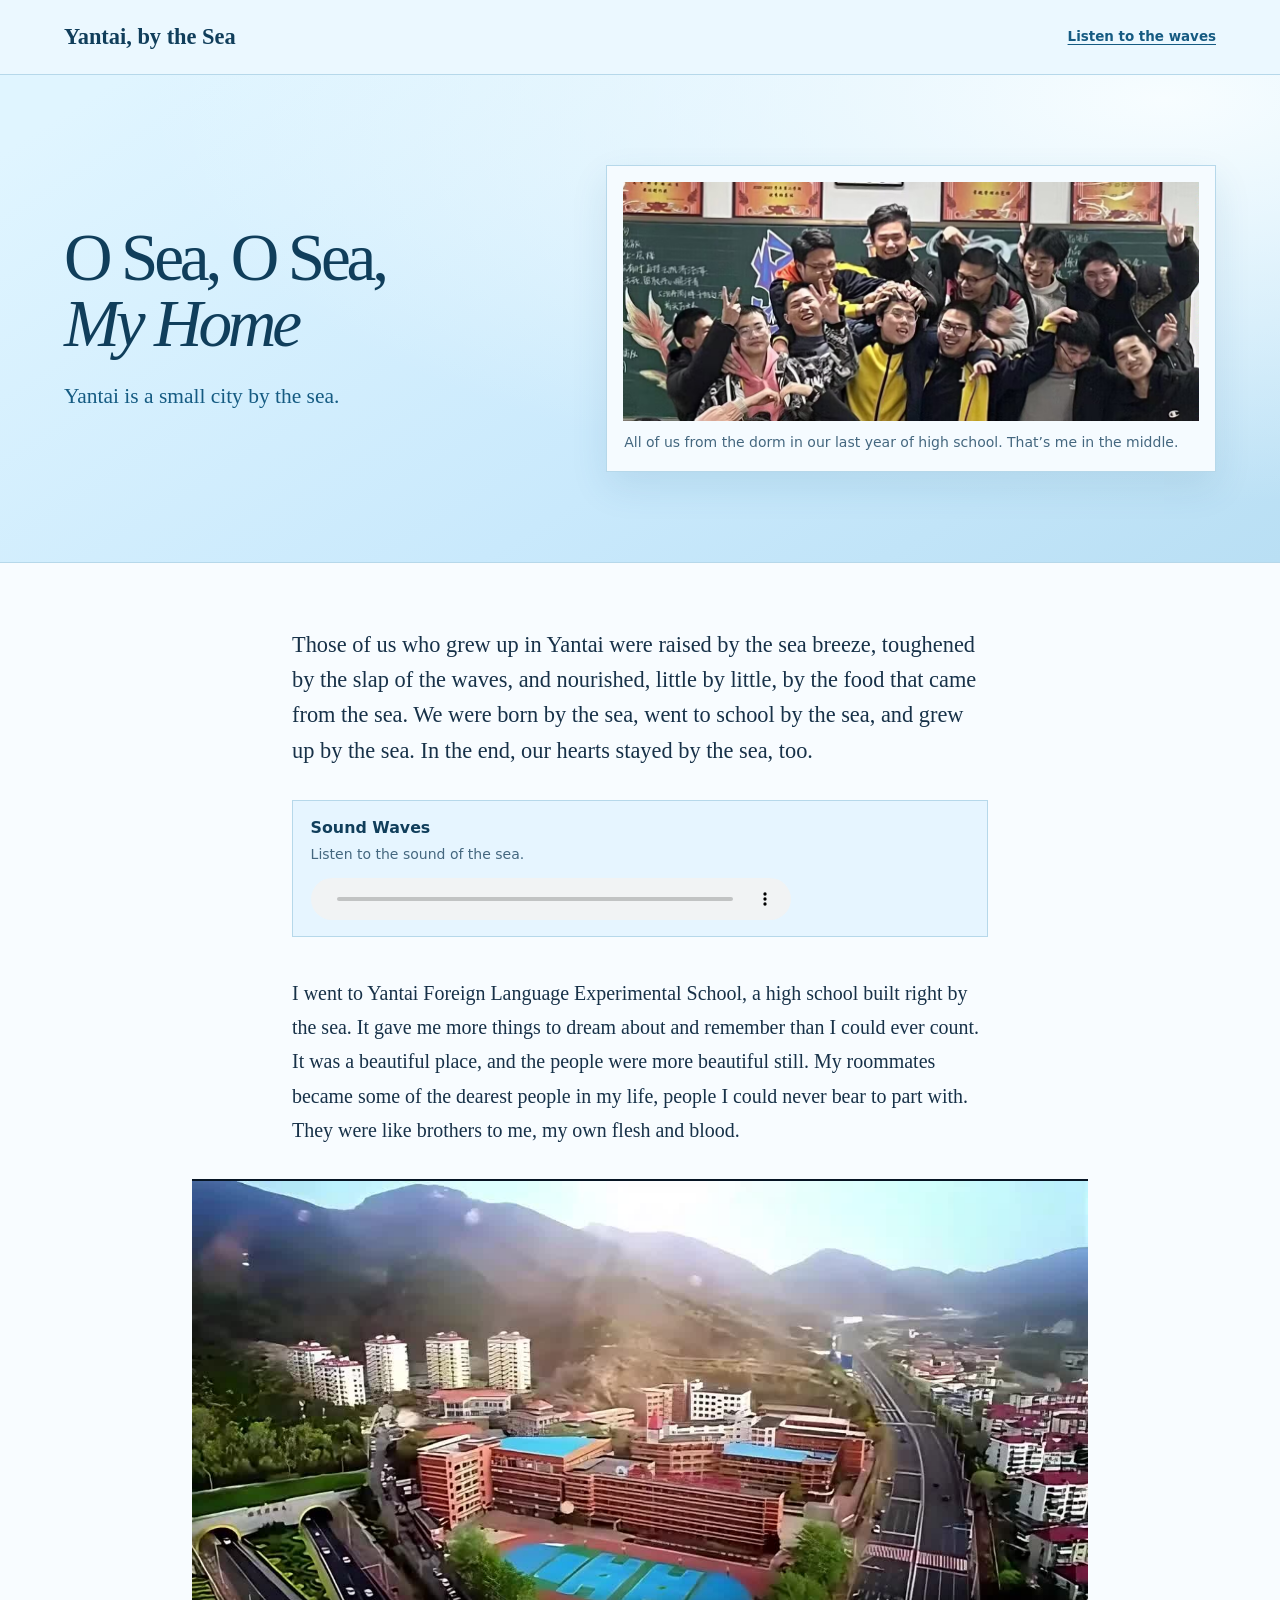
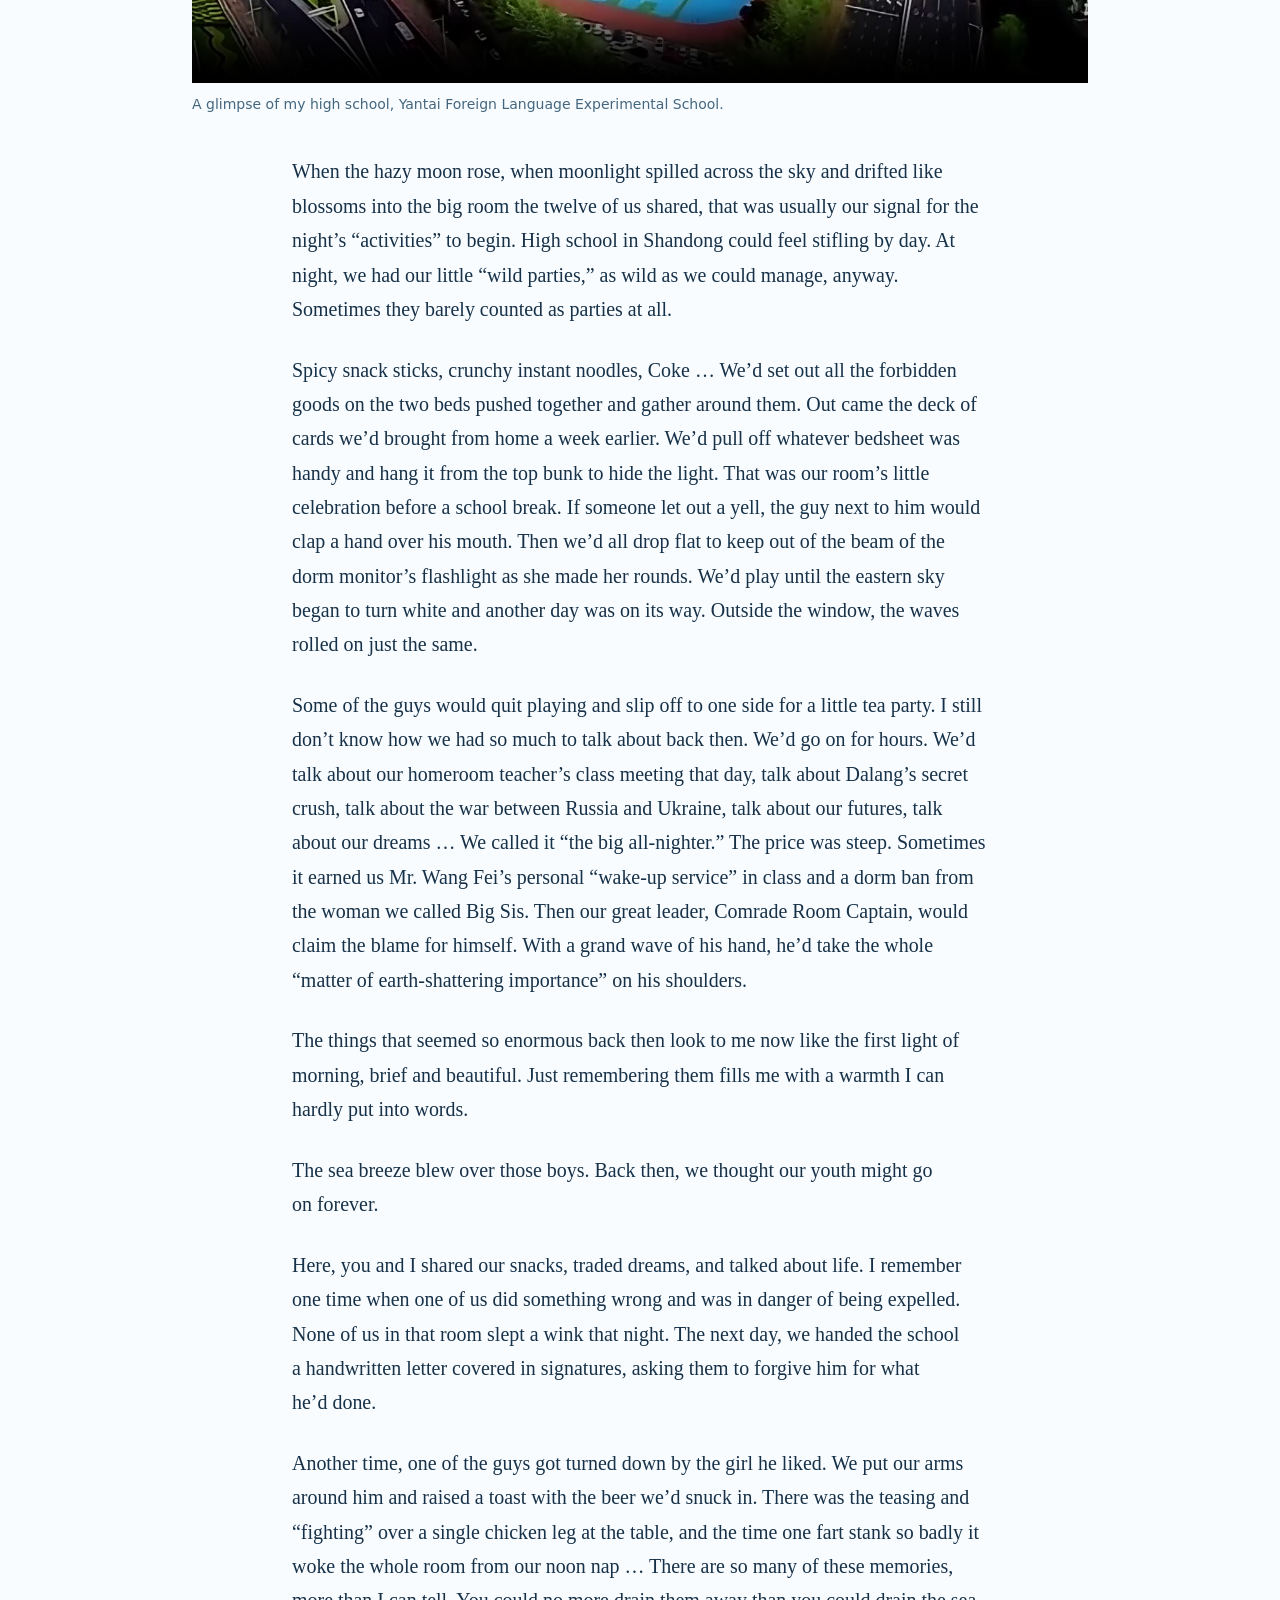
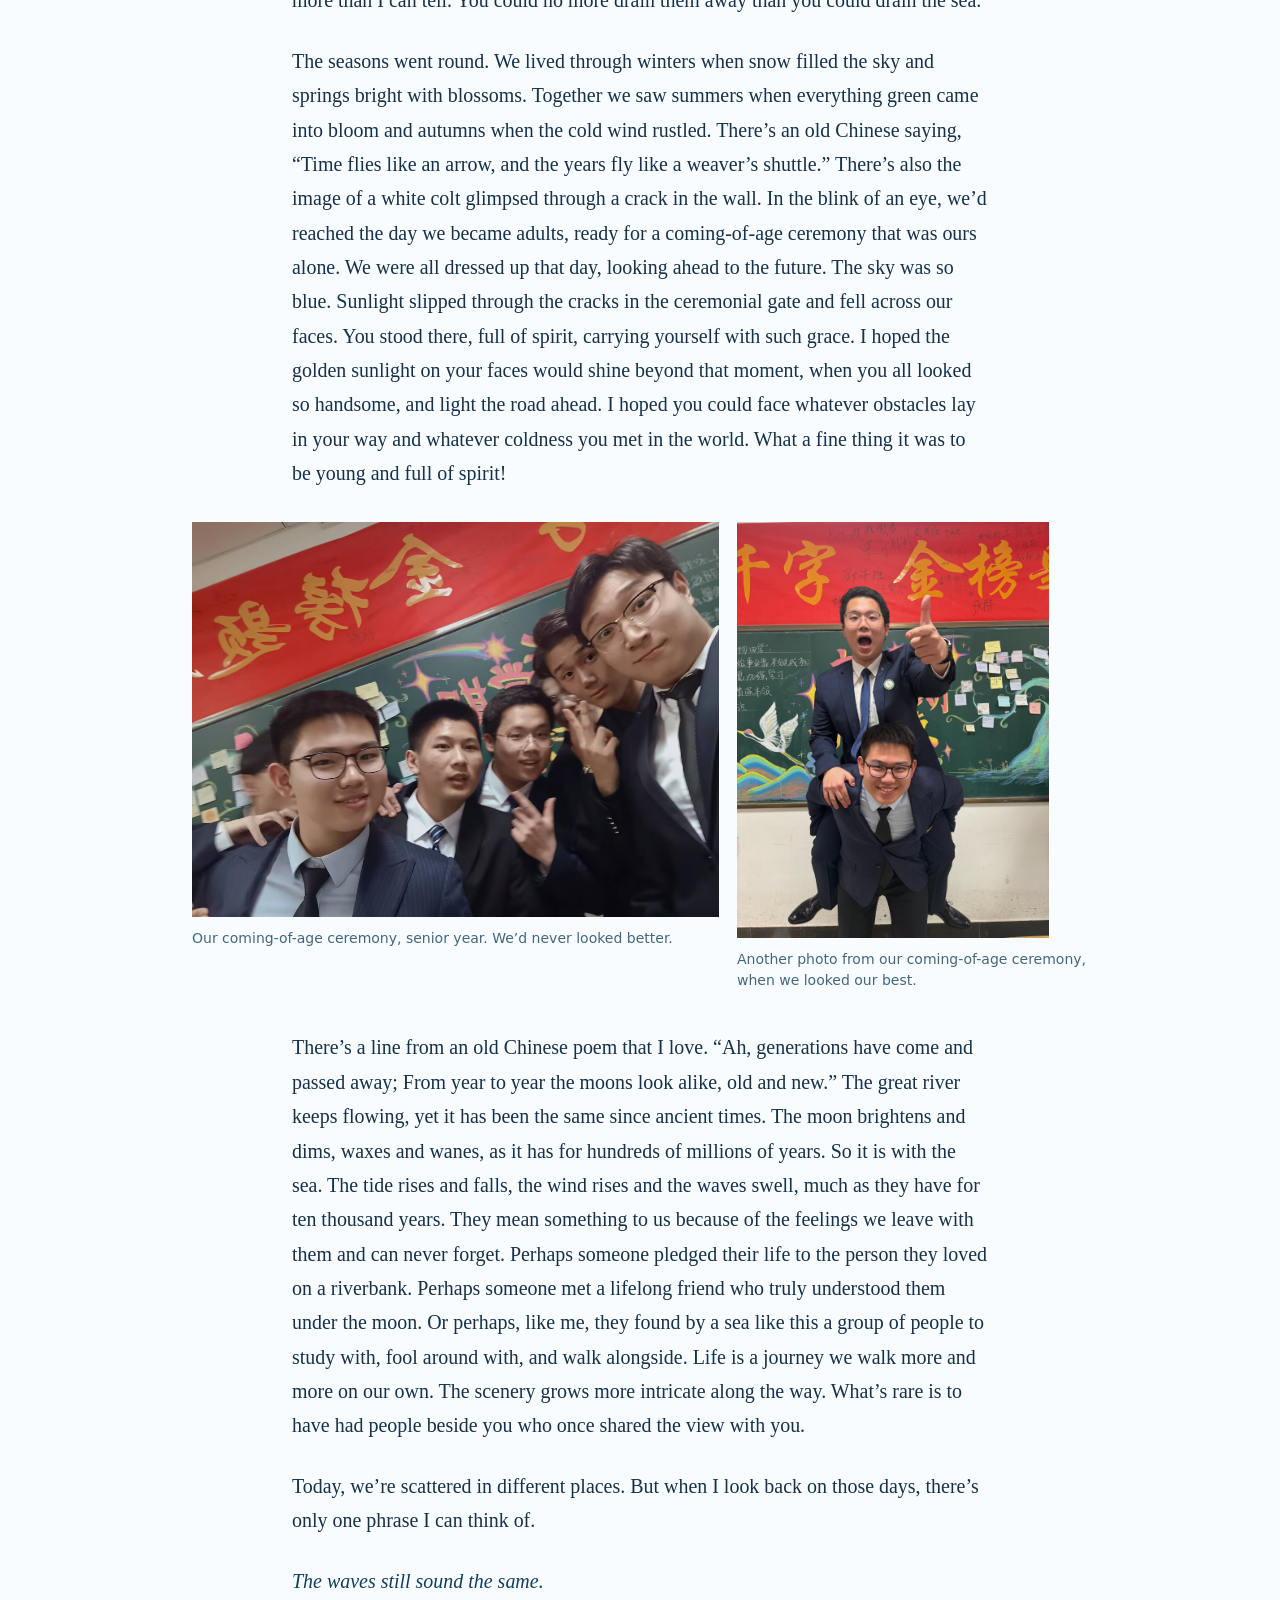
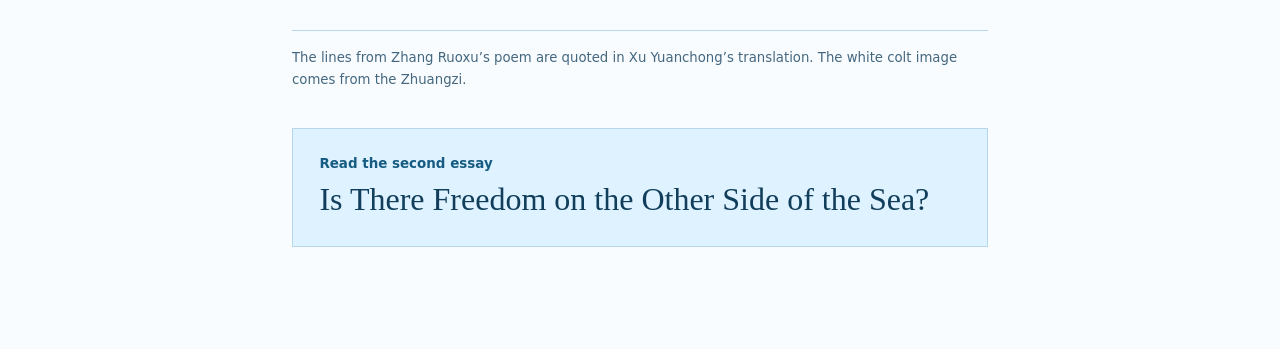
<file: index.html>
<!doctype html>
<html lang="en">
<head>
<meta charset="utf-8">
<meta name="viewport" content="width=device-width, initial-scale=1">
<meta name="theme-color" content="#d9f0ff">
<title>O Sea, O Sea, My Home | Yantai, by the Sea</title>
<link rel="stylesheet" href="styles.css">
<script src="reader.js" defer></script>
</head>
<body class="day">
<a class="skip" href="#story">Skip to the essay</a>
<header class="masthead"><div class="masthead-inner">
  <a class="brand" href="index.html">Yantai, by the Sea</a>
  <a class="listen-link" href="#waves">Listen to the waves</a>
</div></header>
<main id="story">
<article aria-labelledby="essay-title">
<div class="hero"><div class="hero-inner">
  <div class="hero-copy"><h1 id="essay-title">O Sea, O Sea,<br><em>My Home</em></h1><p class="hero-quote">Yantai is a small city by the sea.</p></div>
  <figure class="cover-photo"><img src="roommates.jpg" alt="The roommates gathered for a group photo in front of a classroom chalkboard." width="1160" height="482" loading="eager"><figcaption>All of us from the dorm in our last year of high school. That’s me in the middle.</figcaption></figure>
</div></div>
<div class="prose"><p>Those of us who grew up in Yantai were raised by the sea breeze, toughened by the slap of the waves, and nourished, little by little, by the food that came from the sea. We were born by the sea, went to school by the sea, and grew up by the sea. In the end, our hearts stayed by the sea, too.</p>
<figure class="audio" id="waves">
      <figcaption><strong>Sound Waves</strong><span>Listen to the sound of the sea.</span></figcaption>
      <audio controls preload="none" aria-label="Sound Waves"><source src="waves.mp3" type="audio/mpeg"></audio>
    </figure>

<p>I went to Yantai Foreign Language Experimental School, a high school built right by the sea. It gave me more things to dream about and remember than I could ever count. It was a beautiful place, and the people were more beautiful still. My roommates became some of the dearest people in my life, people I could never bear to part with. They were like brothers to me, my own flesh and blood.</p>
<figure class="video wide"><video controls playsinline preload="none" poster="school.jpg" aria-label="Yantai Foreign Language Experimental School"><source src="school.mp4" type="video/mp4"></video><figcaption>A glimpse of my high school, Yantai Foreign Language Experimental School.</figcaption></figure>
<p>When the hazy moon rose, when moonlight spilled across the sky and drifted like blossoms into the big room the twelve of us shared, that was usually our signal for the night’s “activities” to begin. High school in Shandong could feel stifling by day. At night, we had our little “wild parties,” as wild as we could manage, anyway. Sometimes they barely counted as parties at all.</p>

<p>Spicy snack sticks, crunchy instant noodles, Coke … We’d set out all the forbidden goods on the two beds pushed together and gather around them. Out came the deck of cards we’d brought from home a week earlier. We’d pull off whatever bedsheet was handy and hang it from the top bunk to hide the light. That was our room’s little celebration before a school break. If someone let out a yell, the guy next to him would clap a hand over his mouth. Then we’d all drop flat to keep out of the beam of the dorm monitor’s flashlight as she made her rounds. We’d play until the eastern sky began to turn white and another day was on its way. Outside the window, the waves rolled on just the same.</p>

<p>Some of the guys would quit playing and slip off to one side for a little tea party. I still don’t know how we had so much to talk about back then. We’d go on for hours. We’d talk about our homeroom teacher’s class meeting that day, talk about Dalang’s secret crush, talk about the war between Russia and Ukraine, talk about our futures, talk about our dreams … We called it “the big all-nighter.” The price was steep. Sometimes it earned us Mr. Wang Fei’s personal “wake-up service” in class and a dorm ban from the woman we called Big Sis. Then our great leader, Comrade Room Captain, would claim the blame for himself. With a grand wave of his hand, he’d take the whole “matter of earth-shattering importance” on his shoulders.</p>

<p>The things that seemed so enormous back then look to me now like the first light of morning, brief and beautiful. Just remembering them fills me with a warmth I can hardly put into words.</p>

<p>The sea breeze blew over those boys. Back then, we thought our youth might go on forever.</p>

<p>Here, you and I shared our snacks, traded dreams, and talked about life. I remember one time when one of us did something wrong and was in danger of being expelled. None of us in that room slept a wink that night. The next day, we handed the school a handwritten letter covered in signatures, asking them to forgive him for what he’d done.</p>

<p>Another time, one of the guys got turned down by the girl he liked. We put our arms around him and raised a toast with the beer we’d snuck in. There was the teasing and “fighting” over a single chicken leg at the table, and the time one fart stank so badly it woke the whole room from our noon nap … There are so many of these memories, more than I can tell. You could no more drain them away than you could drain the sea.</p>

<p>The seasons went round. We lived through winters when snow filled the sky and springs bright with blossoms. Together we saw summers when everything green came into bloom and autumns when the cold wind rustled. There’s an old Chinese saying, “Time flies like an arrow, and the years fly like a weaver’s shuttle.” There’s also the image of a white colt glimpsed through a crack in the wall. In the blink of an eye, we’d reached the day we became adults, ready for a coming-of-age ceremony that was ours alone. We were all dressed up that day, looking ahead to the future. The sky was so blue. Sunlight slipped through the cracks in the ceremonial gate and fell across our faces. You stood there, full of spirit, carrying yourself with such grace. I hoped the golden sunlight on your faces would shine beyond that moment, when you all looked so handsome, and light the road ahead. I hoped you could face whatever obstacles lay in your way and whatever coldness you met in the world. What a fine thing it was to be young and full of spirit!</p>
<div class="photo-pair wide"><figure class=""><img src="ceremony-group.jpg" alt="Friends in suits squeeze in for a group selfie." width="1920" height="1440" loading="lazy"><figcaption>Our coming-of-age ceremony, senior year. We’d never looked better.</figcaption></figure><figure class=""><img src="ceremony-portrait.jpg" alt="Two friends in suits pose for a piggyback photo in the classroom." width="1536" height="2048" loading="lazy"><figcaption>Another photo from our coming-of-age ceremony, when we looked our best.</figcaption></figure></div>
<p>There’s a line from an old Chinese poem that I love. “Ah, generations have come and passed away; From year to year the moons look alike, old and new.” The great river keeps flowing, yet it has been the same since ancient times. The moon brightens and dims, waxes and wanes, as it has for hundreds of millions of years. So it is with the sea. The tide rises and falls, the wind rises and the waves swell, much as they have for ten thousand years. They mean something to us because of the feelings we leave with them and can never forget. Perhaps someone pledged their life to the person they loved on a riverbank. Perhaps someone met a lifelong friend who truly understood them under the moon. Or perhaps, like me, they found by a sea like this a group of people to study with, fool around with, and walk alongside. Life is a journey we walk more and more on our own. The scenery grows more intricate along the way. What’s rare is to have had people beside you who once shared the view with you.</p>

<p>Today, we’re scattered in different places. But when I look back on those days, there’s only one phrase I can think of.</p>

<p class="standalone">The waves still sound the same.</p>
<aside class="source-note">The lines from Zhang Ruoxu’s poem are quoted in Xu Yuanchong’s translation. The white colt image comes from the Zhuangzi.</aside></div>
</article>
<nav class="chapter-link" aria-label="Continue reading">
  <a href="other-side.html"><span>Read the second essay</span><strong>Is There Freedom on the Other Side of the Sea?</strong></a>
</nav>
</main>
</body>
</html>
</file>
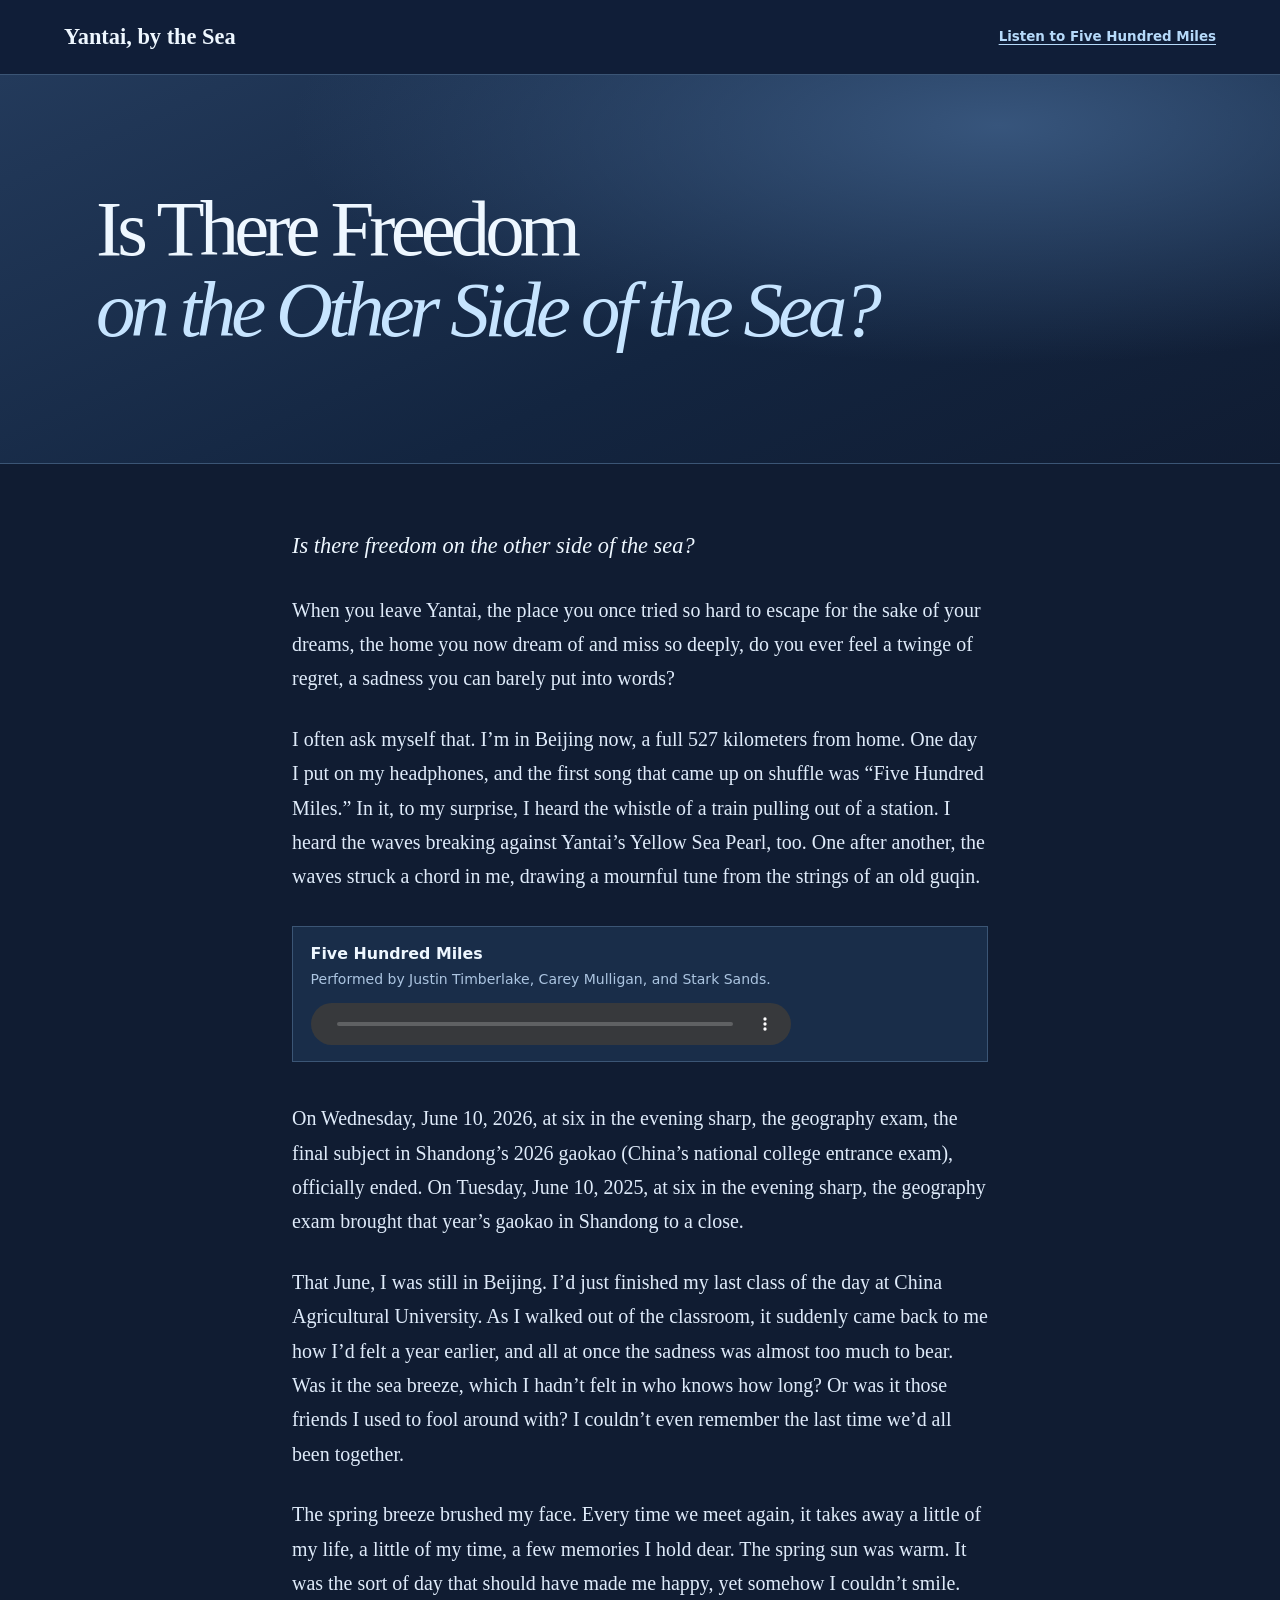
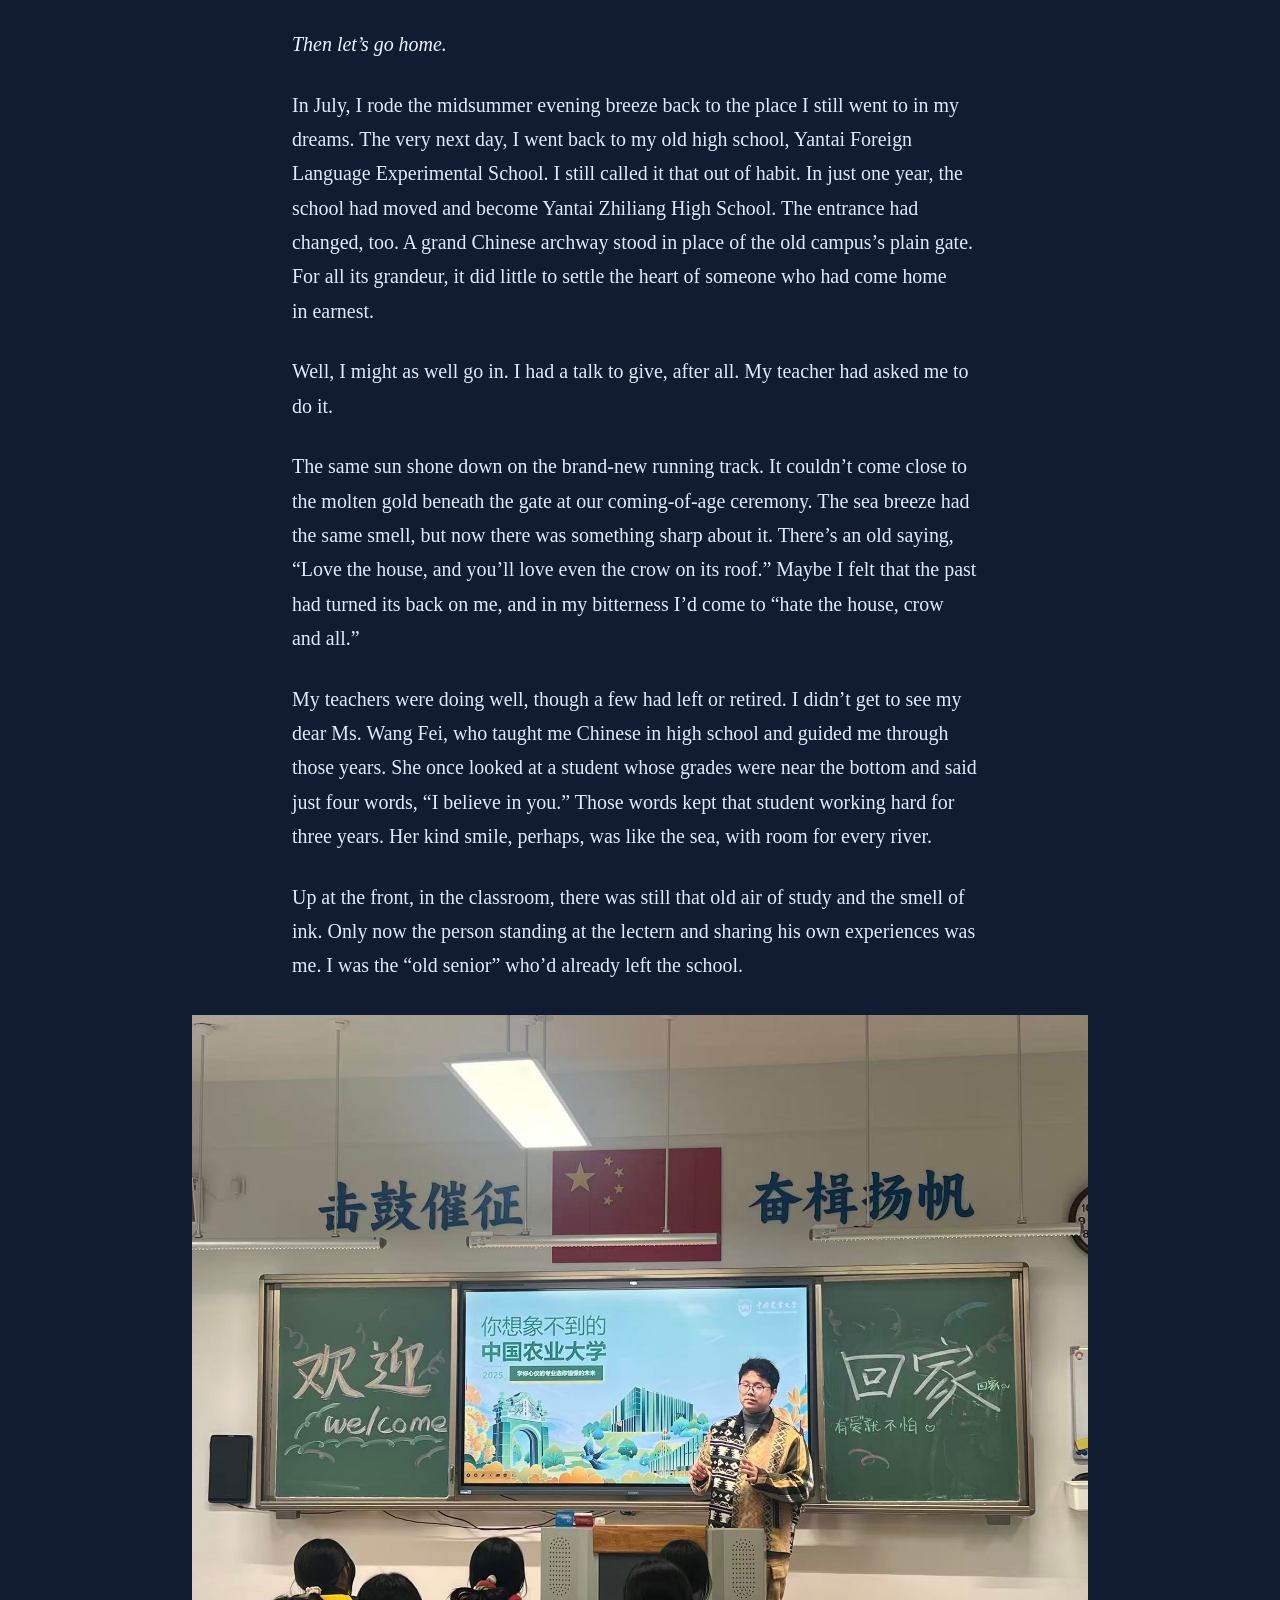
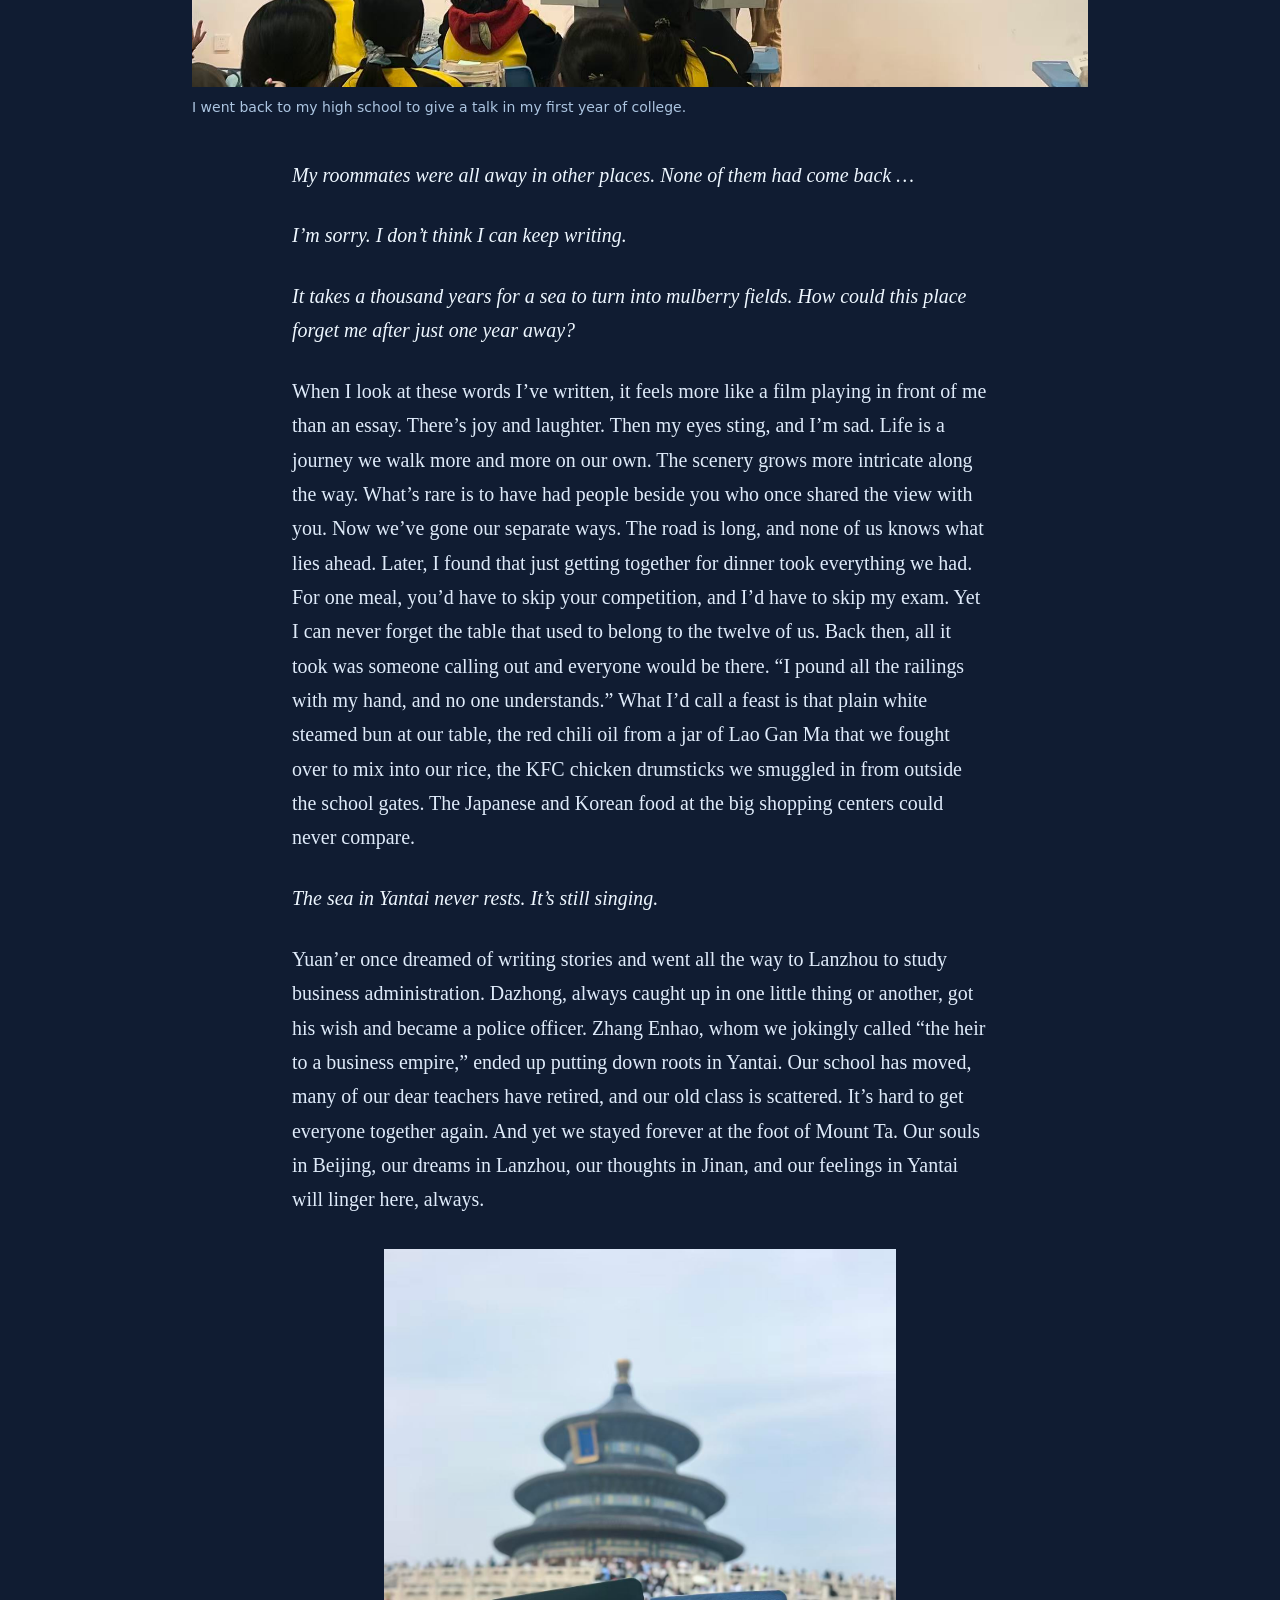
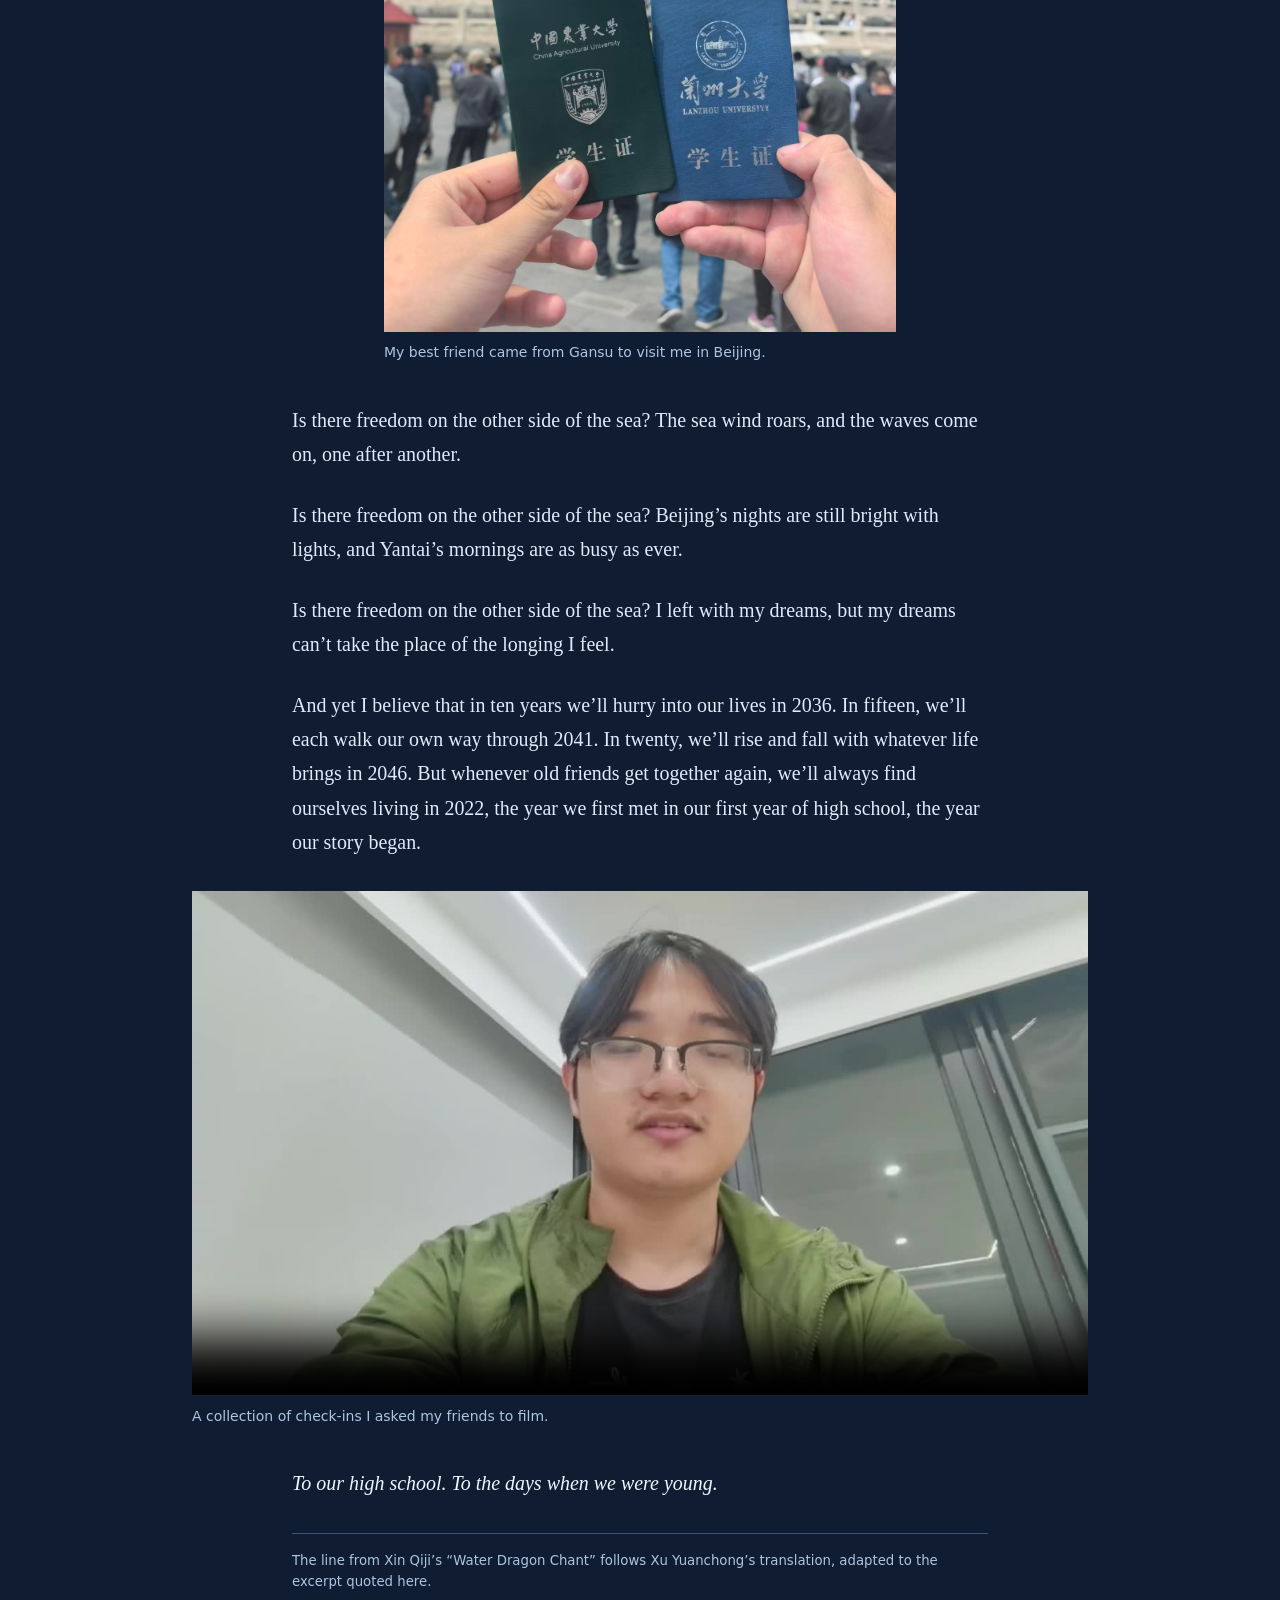
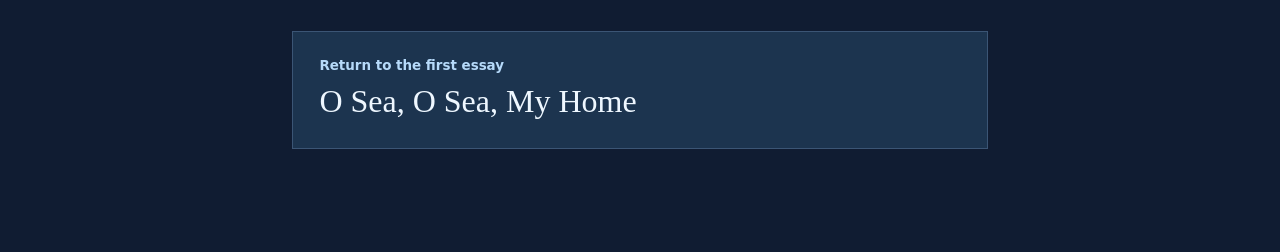
<file: other-side.html>
<!doctype html>
<html lang="en">
<head>
<meta charset="utf-8">
<meta name="viewport" content="width=device-width, initial-scale=1">
<meta name="theme-color" content="#101e39">
<title>Is There Freedom on the Other Side of the Sea? | Yantai, by the Sea</title>
<link rel="stylesheet" href="styles.css">
<script src="reader.js" defer></script>
</head>
<body class="night">
<a class="skip" href="#story">Skip to the essay</a>
<header class="masthead"><div class="masthead-inner">
  <a class="brand" href="index.html">Yantai, by the Sea</a>
  <a class="listen-link" href="#five-hundred-miles">Listen to Five Hundred Miles</a>
</div></header>
<main id="story">
<article aria-labelledby="essay-title">
<div class="hero"><div class="hero-inner">
  <div class="hero-copy"><h1 id="essay-title">Is There Freedom<br><em>on the Other Side of the Sea?</em></h1></div>
</div></div>
<div class="prose"><p class="standalone">Is there freedom on the other side of the sea?</p>

<p>When you leave Yantai, the place you once tried so hard to escape for the sake of your dreams, the home you now dream of and miss so deeply, do you ever feel a twinge of regret, a sadness you can barely put into words?</p>

<p>I often ask myself that. I’m in Beijing now, a full 527 kilometers from home. One day I put on my headphones, and the first song that came up on shuffle was “Five Hundred Miles.” In it, to my surprise, I heard the whistle of a train pulling out of a station. I heard the waves breaking against Yantai’s Yellow Sea Pearl, too. One after another, the waves struck a chord in me, drawing a mournful tune from the strings of an old guqin.</p>
<figure class="audio" id="five-hundred-miles">
      <figcaption><strong>Five Hundred Miles</strong><span>Performed by Justin Timberlake, Carey Mulligan, and Stark Sands.</span></figcaption>
      <audio controls preload="none" aria-label="Five Hundred Miles"><source src="five-hundred-miles.mp3" type="audio/mpeg"></audio>
    </figure>
<p>On Wednesday, June 10, 2026, at six in the evening sharp, the geography exam, the final subject in Shandong’s 2026 gaokao (China’s national college entrance exam), officially ended. On Tuesday, June 10, 2025, at six in the evening sharp, the geography exam brought that year’s gaokao in Shandong to a close.</p>

<p>That June, I was still in Beijing. I’d just finished my last class of the day at China Agricultural University. As I walked out of the classroom, it suddenly came back to me how I’d felt a year earlier, and all at once the sadness was almost too much to bear. Was it the sea breeze, which I hadn’t felt in who knows how long? Or was it those friends I used to fool around with? I couldn’t even remember the last time we’d all been together.</p>

<p>The spring breeze brushed my face. Every time we meet again, it takes away a little of my life, a little of my time, a few memories I hold dear. The spring sun was warm. It was the sort of day that should have made me happy, yet somehow I couldn’t smile.</p>

<p class="standalone">Then let’s go home.</p>

<p>In July, I rode the midsummer evening breeze back to the place I still went to in my dreams. The very next day, I went back to my old high school, Yantai Foreign Language Experimental School. I still called it that out of habit. In just one year, the school had moved and become Yantai Zhiliang High School. The entrance had changed, too. A grand Chinese archway stood in place of the old campus’s plain gate. For all its grandeur, it did little to settle the heart of someone who had come home in earnest.</p>

<p>Well, I might as well go in. I had a talk to give, after all. My teacher had asked me to do it.</p>

<p>The same sun shone down on the brand-new running track. It couldn’t come close to the molten gold beneath the gate at our coming-of-age ceremony. The sea breeze had the same smell, but now there was something sharp about it. There’s an old saying, “Love the house, and you’ll love even the crow on its roof.” Maybe I felt that the past had turned its back on me, and in my bitterness I’d come to “hate the house, crow and all.”</p>

<p>My teachers were doing well, though a few had left or retired. I didn’t get to see my dear Ms. Wang Fei, who taught me Chinese in high school and guided me through those years. She once looked at a student whose grades were near the bottom and said just four words, “I believe in you.” Those words kept that student working hard for three years. Her kind smile, perhaps, was like the sea, with room for every river.</p>

<p>Up at the front, in the classroom, there was still that old air of study and the smell of ink. Only now the person standing at the lectern and sharing his own experiences was me. I was the “old senior” who’d already left the school.</p>
<figure class="wide"><img src="school-talk.jpg" alt="The author gives a talk at the front of his former high school classroom." width="1706" height="1279" loading="lazy"><figcaption>I went back to my high school to give a talk in my first year of college.</figcaption></figure>
<p class="standalone">My roommates were all away in other places. None of them had come back …</p>

<p class="standalone">I’m sorry. I don’t think I can keep writing.</p>

<p class="standalone">It takes a thousand years for a sea to turn into mulberry fields. How could this place forget me after just one year away?</p>

<p>When I look at these words I’ve written, it feels more like a film playing in front of me than an essay. There’s joy and laughter. Then my eyes sting, and I’m sad. Life is a journey we walk more and more on our own. The scenery grows more intricate along the way. What’s rare is to have had people beside you who once shared the view with you. Now we’ve gone our separate ways. The road is long, and none of us knows what lies ahead. Later, I found that just getting together for dinner took everything we had. For one meal, you’d have to skip your competition, and I’d have to skip my exam. Yet I can never forget the table that used to belong to the twelve of us. Back then, all it took was someone calling out and everyone would be there. “I pound all the railings with my hand, and no one understands.” What I’d call a feast is that plain white steamed bun at our table, the red chili oil from a jar of Lao Gan Ma that we fought over to mix into our rice, the KFC chicken drumsticks we smuggled in from outside the school gates. The Japanese and Korean food at the big shopping centers could never compare.</p>

<p class="standalone">The sea in Yantai never rests. It’s still singing.</p>

<p>Yuan’er once dreamed of writing stories and went all the way to Lanzhou to study business administration. Dazhong, always caught up in one little thing or another, got his wish and became a police officer. Zhang Enhao, whom we jokingly called “the heir to a business empire,” ended up putting down roots in Yantai. Our school has moved, many of our dear teachers have retired, and our old class is scattered. It’s hard to get everyone together again. And yet we stayed forever at the foot of Mount Ta. Our souls in Beijing, our dreams in Lanzhou, our thoughts in Jinan, and our feelings in Yantai will linger here, always.</p>
<figure class=""><img src="beijing-reunion.jpg" alt="Two university student ID booklets held up in front of the Temple of Heaven." width="1279" height="1706" loading="lazy"><figcaption>My best friend came from Gansu to visit me in Beijing.</figcaption></figure>
<p>Is there freedom on the other side of the sea? The sea wind roars, and the waves come on, one after another.</p>

<p>Is there freedom on the other side of the sea? Beijing’s nights are still bright with lights, and Yantai’s mornings are as busy as ever.</p>

<p>Is there freedom on the other side of the sea? I left with my dreams, but my dreams can’t take the place of the longing I feel.</p>

<p>And yet I believe that in ten years we’ll hurry into our lives in 2036. In fifteen, we’ll each walk our own way through 2041. In twenty, we’ll rise and fall with whatever life brings in 2046. But whenever old friends get together again, we’ll always find ourselves living in 2022, the year we first met in our first year of high school, the year our story began.</p>
<figure class="video wide"><video controls playsinline preload="none" poster="friends.jpg" aria-label="Check-ins from my friends"><source src="friends.mp4" type="video/mp4"></video><figcaption>A collection of check-ins I asked my friends to film.</figcaption></figure>
<p class="standalone">To our high school. To the days when we were young.</p>
<aside class="source-note">The line from Xin Qiji’s “Water Dragon Chant” follows Xu Yuanchong’s translation, adapted to the excerpt quoted here.</aside></div>
</article>
<nav class="chapter-link" aria-label="Continue reading">
  <a href="index.html"><span>Return to the first essay</span><strong>O Sea, O Sea, My Home</strong></a>
</nav>
</main>
</body>
</html>
</file>
<file: styles.css>
:root {
  font-family: Georgia, "Times New Roman", serif;
  font-size: 100%;
  --sans: system-ui, -apple-system, "Segoe UI", sans-serif;
  --page: #f8fcff;
  --ink: #173148;
  --heading: #103e5b;
  --muted: #44677f;
  --accent: #155b82;
  --line: #b6d8ea;
  --paper: #e6f5ff;
  --header: #ebf8ff;
  --button: #dff2ff;
  --button-hover: #cfeaff;
  --gutter: clamp(1.25rem, 5vw, 5rem);
}
* { box-sizing: border-box; }
body { margin: 0; background: var(--page); color: var(--ink); }
body.night {
  color-scheme: dark;
  --page: #101c32;
  --ink: #dfebfa;
  --heading: #eef7ff;
  --muted: #acc5e1;
  --accent: #b6dafa;
  --line: #3b5575;
  --paper: #192d49;
  --header: #101e38;
  --button: #1c344f;
  --button-hover: #264663;
}
a { color: var(--accent); text-underline-offset: .26em; }
a:focus-visible, audio:focus-visible, video:focus-visible {
  outline: 2px solid var(--accent);
  outline-offset: 5px;
}
.skip { position: absolute; top: 0; left: 1rem; z-index: 3; padding: .65rem; background: var(--page); transform: translateY(-110%); }
.skip:focus { transform: translateY(0); }
.masthead { background: var(--header); border-bottom: 1px solid var(--line); }
.masthead-inner {
  max-width: 86rem;
  min-height: 4.65rem;
  padding: .65rem var(--gutter);
  margin-inline: auto;
  display: flex;
  align-items: center;
  justify-content: space-between;
  gap: 1.1rem;
}
.brand { color: var(--heading); font-size: clamp(1.08rem, 2.5vw, 1.4rem); font-weight: 700; text-decoration: none; }
.listen-link { font: 600 .84rem/1.4 var(--sans); text-align: right; }
.hero {
  border-bottom: 1px solid var(--line);
  background:
    radial-gradient(ellipse at 91% 5%, #f7fdff 0%, transparent 62%),
    linear-gradient(148deg, #e0f5ff 6%, #c9e9fc 61%, #b9dff4 100%);
}
.hero-inner {
  max-width: 86rem;
  padding: clamp(2.95rem, 7vw, 7rem) var(--gutter);
  margin-inline: auto;
  display: grid;
  grid-template-columns: minmax(0, .9fr) minmax(0, 1.15fr);
  gap: clamp(1.6rem, 5vw, 5.25rem);
  align-items: center;
}
h1 { color: var(--heading); font-weight: 400; margin: 0; font-size: clamp(3.05rem, 6.8vw, 7.2rem); line-height: .98; letter-spacing: -.062em; }
h1 em { font-weight: 400; }
.hero-quote { color: var(--accent); margin: 1.5rem 0 0; font-size: clamp(1.03rem, 2vw, 1.34rem); line-height: 1.45; }
.cover-photo { background: #f5fbff; margin: 0; padding: clamp(.55rem, 1.35vw, 1rem); border: 1px solid #b6d8ea; box-shadow: 0 15px 35px #195b811c; }
.cover-photo figcaption { padding: 0 .1rem .12rem; }
.night .hero {
  background:
    radial-gradient(ellipse at 78% 13%, #37557c 0, transparent 50%),
    linear-gradient(156deg, #233a5b, #132540 60%, #101c32);
}
.night .hero-inner { display: block; max-width: 76rem; padding-block: clamp(3rem, 8.8vw, 8rem); }
.night h1 { font-size: clamp(2.75rem, 6.9vw, 7.2rem); line-height: 1.03; }
.night h1 em { color: #c6e4ff; }
.prose {
  width: min(43.5rem, calc(100% - var(--gutter) * 2));
  margin-inline: auto;
  padding-top: clamp(2.2rem, 5vw, 4rem);
  font-size: clamp(1.12rem, 1rem + .31vw, 1.31rem);
  line-height: 1.72;
  text-wrap: pretty;
}
.prose > p { margin: 0 0 1.32em; }
.prose > p.standalone { font-style: italic; color: var(--heading); }
.prose > p:first-child { font-size: 1.12em; line-height: 1.58; }
figure { margin: 0; }
.prose > figure, .photo-pair { margin-block: 2rem 2.45rem; }
img, video { display: block; width: 100%; height: auto; }
video { background: #071524; aspect-ratio: 16 / 9; object-fit: contain; }
figcaption { color: var(--muted); font: .875rem/1.5 var(--sans); margin-top: .68rem; }
.wide { width: min(56rem, calc(100vw - var(--gutter) * 2)); margin-inline: calc((100% - min(56rem, 100vw - var(--gutter) * 2)) / 2); }
.photo-pair { display: grid; grid-template-columns: 1.5fr 1fr; gap: 1.15rem; align-items: end; }
.photo-pair img { max-height: 26rem; width: auto; max-width: 100%; object-fit: contain; }
.photo-pair figure { align-self: start; min-width: 0; }
.prose > figure:not(.wide):not(.audio) { max-width: 32rem; margin-inline: auto; }
.audio {
  display: grid;
  grid-template-columns: 1fr;
  gap: .8rem;
  padding: .95rem 1.1rem 1rem;
  background: var(--paper);
  border: 1px solid var(--line);
  scroll-margin-top: 1.5rem;
}
.audio figcaption { margin: 0; }
.audio strong { display: block; color: var(--heading); font-size: .99rem; }
.audio span { display: block; margin-top: .23rem; }
audio { width: 100%; max-width: 30rem; height: 42px; }
.source-note { font: .83rem/1.6 var(--sans); color: var(--muted); margin: 2rem 0; padding-top: 1rem; border-top: 1px solid var(--line); }
.chapter-link { width: min(43.5rem, calc(100% - var(--gutter) * 2)); margin: 2.4rem auto clamp(3.2rem, 8vw, 7rem); }
.chapter-link a {
  display: block;
  border: 1px solid var(--line);
  background: var(--button);
  padding: clamp(1.05rem, 3vw, 1.65rem);
  color: var(--heading);
  text-decoration: none;
}
.chapter-link a:hover { background: var(--button-hover); }
.chapter-link span { display: block; font: 600 .84rem/1.25 var(--sans); color: var(--accent); margin-bottom: .45rem; }
.chapter-link strong { display: block; font-size: clamp(1.3rem, 3.4vw, 2rem); font-weight: 400; line-height: 1.24; }
.chapter-link a:hover strong { text-decoration: underline; text-underline-offset: .2em; }
@media (max-width: 680px) {
  .masthead-inner { min-height: 3.7rem; }
  .listen-link { font-size: .77rem; }
  .hero-inner { grid-template-columns: minmax(0, 1fr); }
  .photo-pair { grid-template-columns: 1fr; gap: 1.4rem; }
}
.day h1 { font-size: clamp(2.65rem, 5.25vw, 5.55rem); }
.night h1 { font-size: clamp(2.7rem, 6.15vw, 6.2rem); }
@media (max-width: 680px) {
  .day h1 { font-size: clamp(3rem, 10vw, 4.8rem); }
}
</file>
